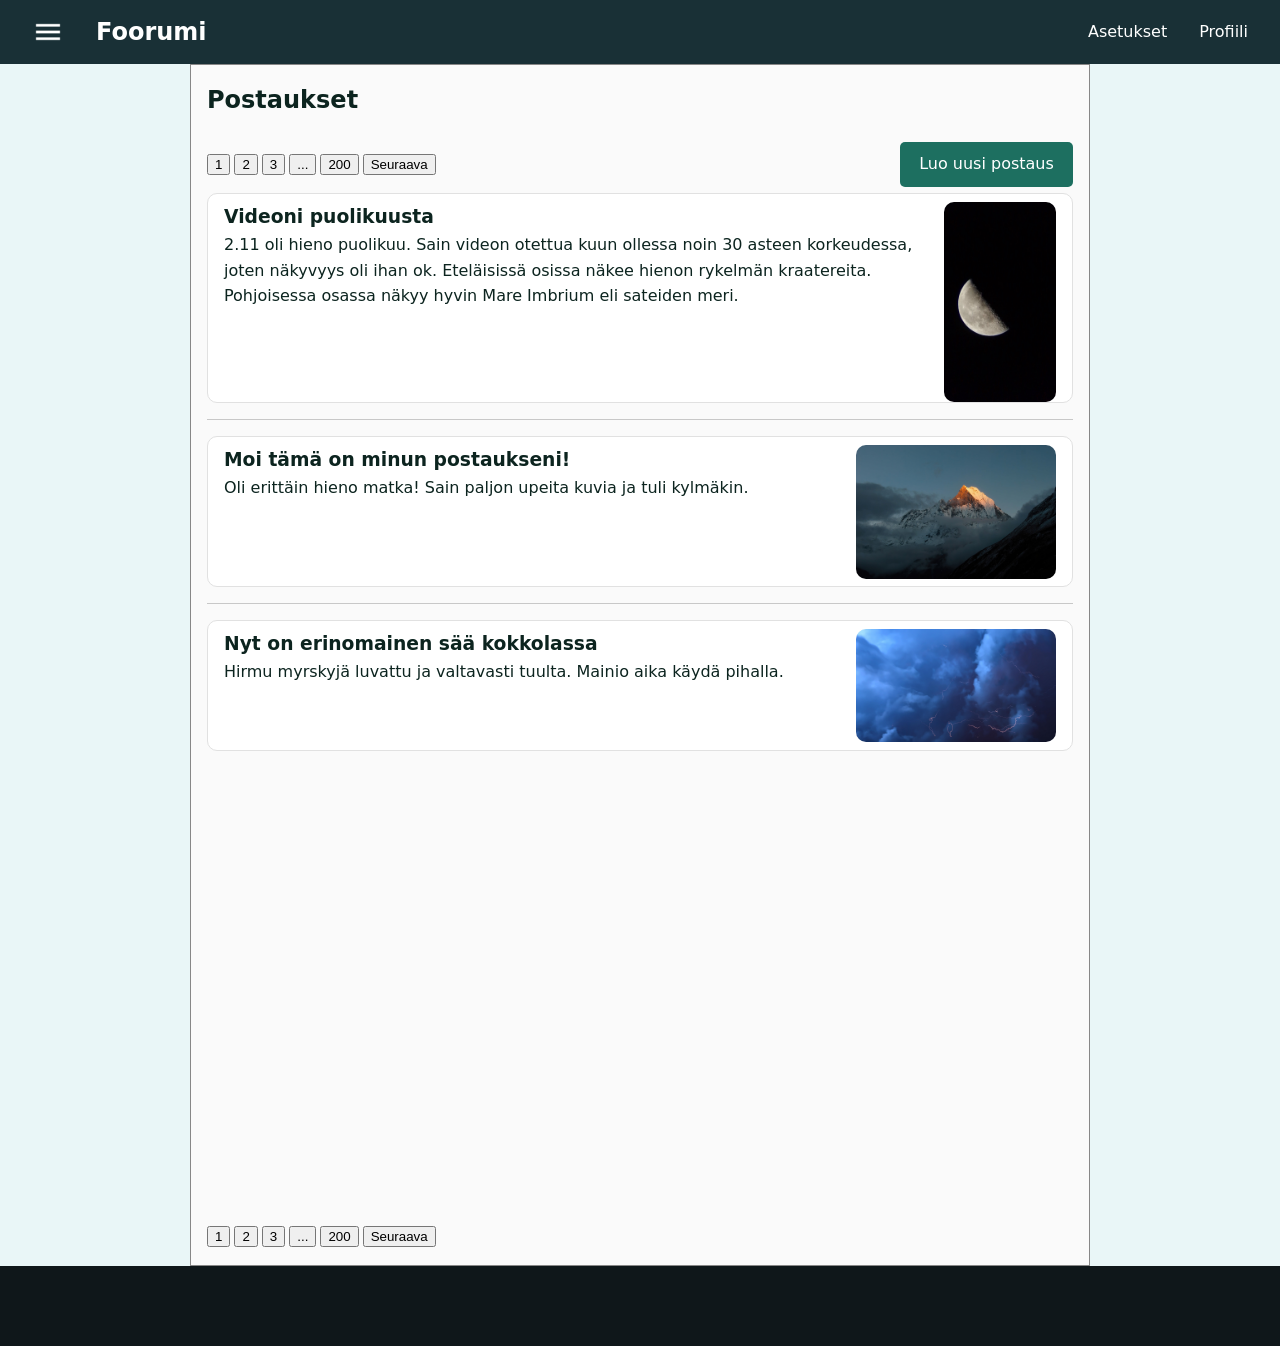
<file: index.html>
<!DOCTYPE html>
<html lang="fi">

<head>
    <link rel="stylesheet" href="css/style.css">
    <meta charset="UTF-8">
    <meta name="viewport" content="width=device-width, initial-scale=1.0">
    <title>Foorumi</title>
</head>

<aside class="sidebar closed" id="sidebar">
    <article>
        <h2>sivu palkki nopeat etsintä työkalut</h2>
        <ul>
            <li><a>Uusimmat ensin</a></li>
            <li><a>Tykätyin ensin</a></li>
            <li><a>Aktiivisin ensin</a></li>
        </ul>
    </article>
    <article>
        <h2>sivu palkki etsintä työkalut</h2>
        <label for="keywords">Avainsanat</label>
        <input id="keywords" type="text">
        <button>Etsi</button>
    </article>
</aside>

<body>
    <header class="body-header">
        <nav>
            <button class="navbar-button sidebar-button hover-button" id="sidebar-toggle-btn">
                <img src="images/icons/menu.png" alt="Sidebar opening button" class="menu-icon" width="20" height="20" id="sidebar-toggle-icon">
            </button>

            <h1 class="navbar-button">
                <a href="index.html" >Foorumi</a>
            </h1>
        </nav>
        <nav>
            <a href="index.html" class="navbar-button hover-button" >Asetukset</a>
            <a href="profile.html" class="navbar-button hover-button">Profiili</a>
        </nav>
    </header>
    <main class="main-content">
        <section class="posts-section">
            <div class="posts-top">
                <h2 class="posts-title">Postaukset</h2>
                <nav class="picker-bar">
                    <ul class="page-picker">
                        <li><button>1</button></li>
                        <li><button>2</button></li>
                        <li><button>3</button></li>
                        <li><button>...</button></li>
                        <li><button>200</button></li>
                        <li><button>Seuraava</button></li>
                    </ul>
                    <a href="create_post.html" class="btn hover-button-alt">Luo uusi postaus</a>
                </nav>
            </div>

            <div class="post-container">
                <a href="post.html">
                    <article class="post">
                        <div>
                            <h3>Videoni puolikuusta</h3>
                            <p>2.11 oli hieno puolikuu. Sain videon otettua kuun ollessa noin 30 asteen korkeudessa, joten näkyvyys oli ihan ok. Eteläisissä osissa näkee hienon rykelmän kraatereita. Pohjoisessa osassa näkyy hyvin Mare Imbrium eli sateiden meri.</p>
                        </div>
                        <div>
                            <img src="images/post_videos/thumbnails/puolikuu_thumbnail.jpg" class="post-thumbnail-image" alt="Kuva puolikuusta" width="200" height="200">
                        </div>

                    </article>
                </a>
                <hr>
                <a href="post.html">
                    <article class="post">
                        <div>
                            <h3>Moi tämä on minun postaukseni!</h3>
                            <p>Oli erittäin hieno matka! Sain paljon upeita kuvia ja tuli kylmäkin.</p>
                        </div>
                        <div>
                            <img src="images/post_images/mountains.jpg" class="post-thumbnail-image" alt="Pilvien takana olevia vuoristoja" width="200" height="200">
                        </div>

                    </article>
                </a>
                <hr>
                <a href="post.html">
                    <article class="post">
                        <div>
                            <h3>Nyt on erinomainen sää kokkolassa</h3>
                            <p>Hirmu myrskyjä luvattu ja valtavasti tuulta. Mainio aika käydä pihalla.</p>
                        </div>
                        <div>
                            <img src="images/post_images/storm.jpg" class="post-thumbnail-image" alt="Myrskypilviä" width="200" height="200">
                        </div>

                    </article>
                </a>
            </div>

            <div class="posts-top">
                <nav>
                    <ul class="page-picker">
                        <li><button>1</button></li>
                        <li><button>2</button></li>
                        <li><button>3</button></li>
                        <li><button>...</button></li>
                        <li><button>200</button></li>
                        <li><button>Seuraava</button></li>
                    </ul>
                </nav>
            </div>

        </section>
    </main>
    <footer>

    </footer>

    <script src="script.js"></script>
</body>

</html>
</file>
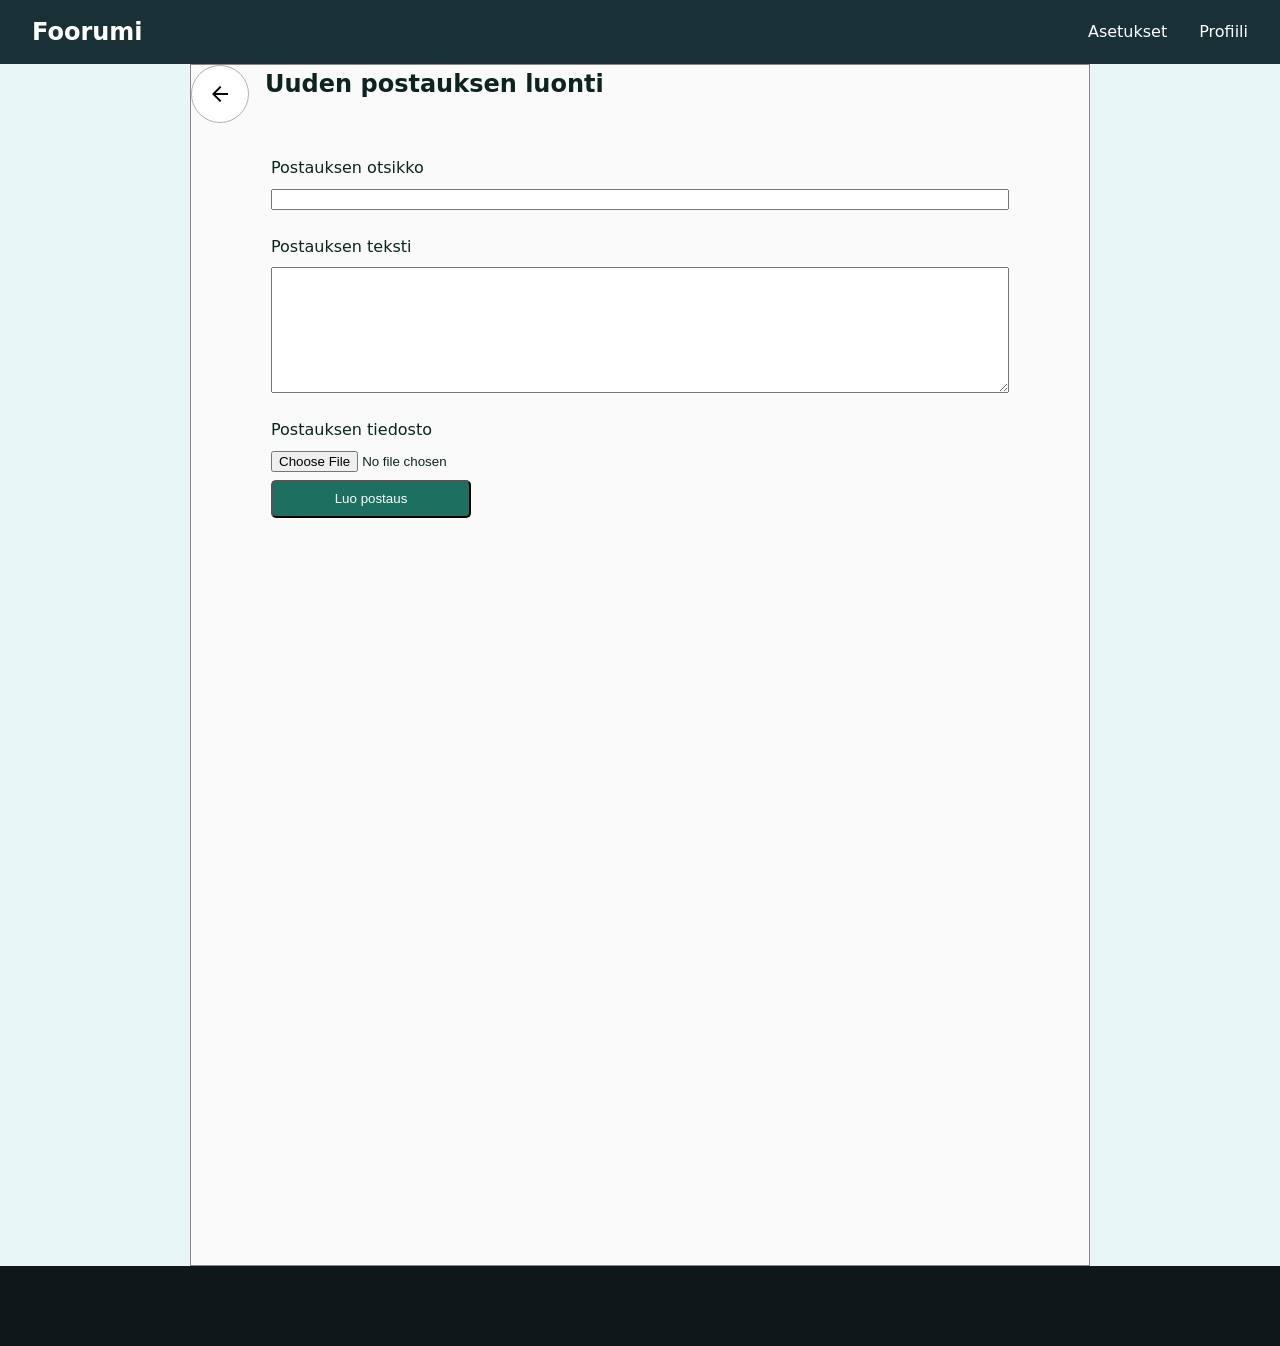
<file: create_post.html>
<!DOCTYPE html>
<html lang="fi">

<head>
    <link rel="stylesheet" href="css/style.css">
    <meta charset="UTF-8">
    <meta name="viewport" content="width=device-width, initial-scale=1.0">
    <title>Foorumi</title>
</head>

<body>
    <header class="body-header">
        <nav>
            <h1 class="navbar-button">
                <a href="index.html" >Foorumi</a>
            </h1>
        </nav>
        <nav>
            <a href="index.html" class="navbar-button hover-button" >Asetukset</a>
            <a href="profile.html" class="navbar-button hover-button">Profiili</a>
        </nav>
    </header>
    <main class="main-content">
        <section class="create-post-section">
            <div class="create-post-top">
                <a href="index.html" class="back-btn hover-button"><img src="images/icons/back.png" alt="" width="24" height="24"></a>
                <h2>Uuden postauksen luonti</h2>
            </div>

            <form action="/submit" method="post" class="create-post-form">
                <label for="title">Postauksen otsikko</label>
                <input type="text" id="title" name="post-title" required>
                    
                <label for="message">Postauksen teksti</label>
                <textarea id="message" name="message" rows="8"></textarea>

                <label for="file">Postauksen tiedosto</label>
                <input type="file" id="file" name="file">

                <button type="submit" class="btn hover-button-alt">Luo postaus</button>
            </form>
        </section>
    </main>
    <footer>

    </footer>
</body>
</html>
</file>
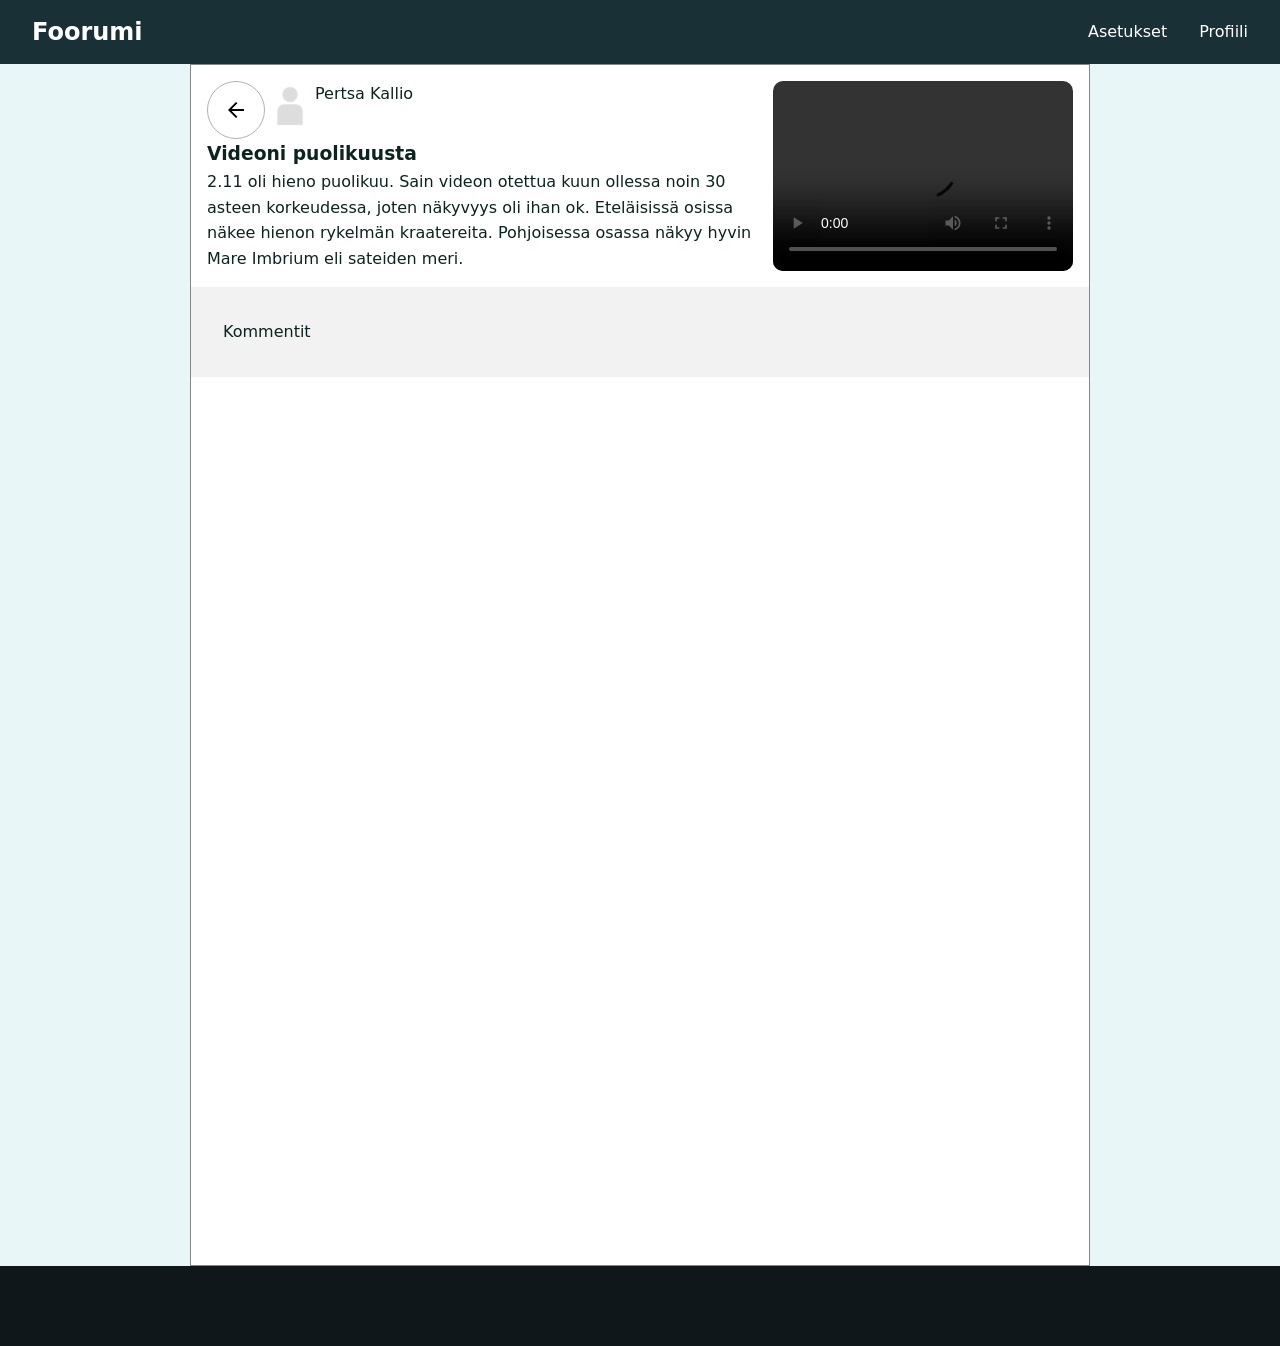
<file: post.html>
<!DOCTYPE html>
<html lang="fi">

<head>
    <link rel="stylesheet" href="css/style.css">
    <meta charset="UTF-8">
    <meta name="viewport" content="width=device-width, initial-scale=1.0">
    <title>Foorumi</title>
</head>

<body>
    <header class="body-header">
        <nav>
            <h1 class="navbar-button">
                <a href="index.html" >Foorumi</a>
            </h1>
        </nav>
        <nav>
            <a href="index.html" class="navbar-button hover-button" >Asetukset</a>
            <a href="profile.html" class="navbar-button hover-button">Profiili</a>
        </nav>
    </header>
    <main class="main-content">
        <section class="profile-section">
            <article class="post-header">
                <div class="post-content">
                    <div class="post-top-content">
                        <a href="index.html" class="back-btn hover-button"><img src="images/icons/back.png" alt="" width="24" height="24"></a>
                        <img src="images/profile_pictures/empty_profile.png" class="post-profile-picture" alt="" width="50" height="50">
                        <p>Pertsa Kallio</p>
                    </div>
                    <h1>Videoni puolikuusta</h1>
                    <p>2.11 oli hieno puolikuu. Sain videon otettua kuun ollessa noin 30 asteen korkeudessa, joten näkyvyys oli ihan ok. Eteläisissä osissa näkee hienon rykelmän kraatereita. Pohjoisessa osassa näkyy hyvin Mare Imbrium eli sateiden meri.</p>
                </div>
                
                <video class="post-video" controls width="400" height="600">
                    <source src="images/post_videos/videos/puolikuu.mp4" type="video/mp4">

                </video>
            </article>
            <article class="comment-section">
                <p>Kommentit</p>
            </articles>
        </section>
    </main>
    <footer>

    </footer>
</body>
</html>
</file>
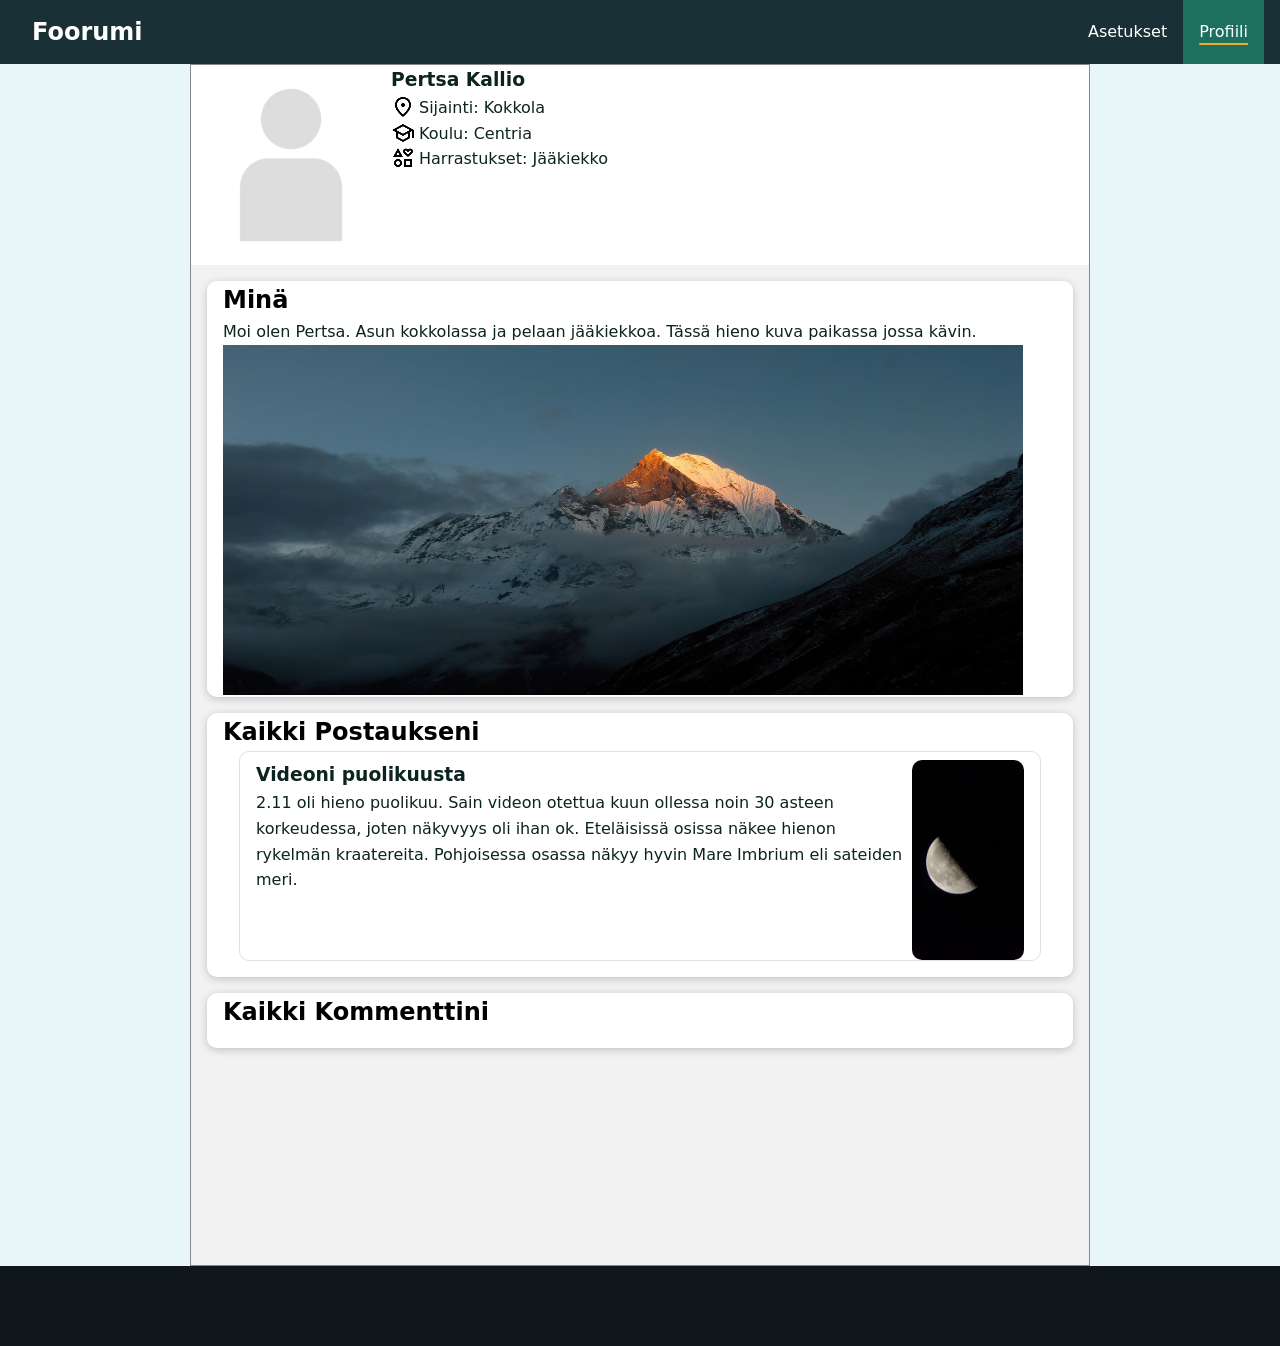
<file: profile.html>
<!DOCTYPE html>
<html lang="fi">

<head>
    <link rel="stylesheet" href="css/style.css">
    <meta charset="UTF-8">
    <meta name="viewport" content="width=device-width, initial-scale=1.0">
    <title>Foorumi</title>
</head>

<body>
    <header class="body-header">
        <nav>
            <h1 class="navbar-button">
                <a href="index.html" >Foorumi</a>
            </h1>
        </nav>
        <nav>
            <a href="index.html" class="navbar-button hover-button" >Asetukset</a>
            <a href="profile.html" class="navbar-button hover-button selected">Profiili</a>
        </nav>
    </header>
    <main class="main-content">
        <section class="profile-section">
            <article class="profile-header">
                <img src="images/profile_pictures/empty_profile.png" class="profile-picture" alt="Käyttäjän profiilikuva" width="50" height="50">
                <div class="profile-header-content">
                    <h1>Pertsa Kallio</h1>
                    <div class="profile-header-text">
                        <div class="profile-header-cell">
                            <img src="images/icons/location.png" alt="Sijainti kuvake" width="24" height="24">
                            <p>Sijainti: Kokkola</p>
                        </div>
                        <div class="profile-header-cell">
                            <img src="images/icons/school.png" alt="Koulu kuvake" width="24" height="24">
                            <p>Koulu: Centria</p>
                        </div>
                        <div class="profile-header-cell">
                            <img src="images/icons/hobbies.png" alt="Harrastukset kuvake" width="24" height="24">
                            <p>Harrastukset: Jääkiekko</p>
                        </div>
                    </div>
                </div>
            </article>
            <div class="profile-main-content">
                <article class="profile-article">
                    <header class="profile-article-header"><h2>Minä</h2></header>
                    <div>
                        <p>Moi olen Pertsa. Asun kokkolassa ja pelaan jääkiekkoa. Tässä hieno kuva paikassa jossa kävin.</p>
                        <img src="images/post_images/mountains.jpg" class="me-section-image" alt="Pilvien takana olevia vuoristoja" width="800" height="350">
                        <p><br>Tässä sitä ollaankin jo pelikentillä! </p>

                        <img src="images/post_images/hockey.jpg" class="me-section-image" alt="Kaksi jääkiekkoilijaa jäällä" width="800" height="350">
                        
                        <hr>
                        <p>Tässä on ensiviikon ruokalista. Merkitsin hyviltä kuulostavat ruuat.</p>
                        <table>
                            <tr>
                                <th>Ateria</th>
                                <th>Maanantai</th>
                                <th>Tiistai</th>
                                <th>Keskiviikko</th>
                                <th>Torstai</th>
                                <th>Perjantai</th>
                            </tr>
                            <tr>
                                <th>Vegaani Lounas</th>
                                <td>Tomaatteja ja täysjyväkauraa</td>
                                <td>Munakoisoa ja limejogurttia</td>
                                <td>Kasvistäytteiset tortillat</td>
                                <td>Paahdettua parsakaalia ja perunaa</td>
                                <td>Pasta Bolognese jauhismurusta</td>
                            </tr>
                            <tr>
                                <th>Lounas</th>
                                <td class="highlight">Juustoista uunikalaa</td>
                                <td class="highlight">Broilerikebab ja riisiä</td>
                                <td class="highlight">Tonnikala-perunavuokaa</td>
                                <td class="highlight">Chili-broileripataa riisillä</td>
                                <td class="highlight">Liha-makaronilaatikko</td>
                            </tr>
                            <tr>
                                <th>Keittolounas</th>
                                <td>Palsternakkasosekeittoa</td>
                                <td class="highlight">Harissa-kikhernekeittoa</td>
                                <td>Bataattisosekeittoa</td>
                                <td>Punajuurisosekeittoa</td>
                                <td>Kukkakaali-parsakaalikeittoa</td>
                            </tr>
                            <tr>
                                <th>Lounaspatonki</th>
                                <td>Täytetty patonki</td>
                                <td>Täytetty patonki</td>
                                <td>Täytetty lounas</td>
                                <td>-</td>
                                <td>-</td>
                            </tr>
                            <tr>
                                <th>Jälkiruoka</th>
                                <td>Ananasrahkaa</td>
                                <td class="highlight">Capuccinomoussea</td>
                                <td>Puolukko-piparirahkaa</td>
                                <td class="highlight">Sitruuna-salmiakkivaahto</td>
                                <td class="highlight">Marjapiirakka</td>
                            </tr>
                        </table>
                    </div>



                </article>
                <article class="profile-article">
                    <header class="profile-article-header"><h2>Kaikki Postaukseni</h2></header>
                    <div class="post-container">
                        <a href="post.html">
                            <article class="post">
                                <div>
                                    <h3>Videoni puolikuusta</h3>
                                    <p>2.11 oli hieno puolikuu. Sain videon otettua kuun ollessa noin 30 asteen korkeudessa, joten näkyvyys oli ihan ok. Eteläisissä osissa näkee hienon rykelmän kraatereita. Pohjoisessa osassa näkyy hyvin Mare Imbrium eli sateiden meri.</p>
                                </div>
                                <div>
                                    <img src="images/post_videos/thumbnails/puolikuu_thumbnail.jpg" class="post-thumbnail-image" alt="Kuva puolikuusta" width="200" height="200">
                                </div>

                            </article>
                        </a>
                    </div>
                </article>
                <article class="profile-article">
                    <header class="profile-article-header"><h2>Kaikki Kommenttini</h2></header>
                    <div>

                    </div>
                </article>
            </div>
        </section>
    </main>
    <footer>

    </footer>
</body>
</html>
</file>
<file: css/style.css>
h1,h2,h3,h4,h5,p, img{
    margin:0;
}
a{
    color: inherit;     
    text-decoration: none;
}
ul {
    padding:0;
    list-style:none;
}
table{
    border-collapse:collapse;
}
td{
    text-align:center;
    vertical-align:center;
    border:1px solid black;
}
th{
    border:1px solid black;
    font-weight:bold;
}

.highlight{
    background-color:greenyellow
}



body{
    padding:0px;
    margin:0px;
    background-color:#e9f6f7;
    font-family: system-ui, -apple-system, "Segoe UI", Roboto, sans-serif;
    line-height:1.6;
}

label {
    margin-top:1rem;
}
.body-header {
    position:sticky;
    top:0;
    z-index:50;
    display:flex;
    justify-content: space-between;
    background-color:#193036;
    margin:0;
    padding-inline: 1rem;
    min-height:4rem;
    color:#eef2fa;
}
.main-index {
    display : grid;
    grid-template-columns: 250px 1fr;
    gap: 1.5rem;
    max-width: 1100px;
    margin-inline:auto;
    align-items: start;
    margin-top:1rem;
    color:#0c241f;

}

.sidebar {
    box-sizing:border-box;
    padding:1rem;
    position:fixed;
    top:4rem;
    left:0;
    bottom:0;
    width: max(220px, calc((100vw - 900px) / 2));
    z-index:1;
    background:white;
    border-right:solid 1px rgb(200, 200, 200);

    transform: translateX(0);
    transition: transform 0.25s ease;
}
.sidebar.closed{
    transform: translateX(-100%);
    transition: transform 0.25s ease, visibility 0s linear 0.25s;
    visibility: hidden;
}
.create-post-section{
    background-color:#fafafa;
    min-height: 1200px;
    border: 1px solid rgb(135, 135, 135);
}
.create-post-top{
    display:flex;
    flex-direction:row;
    gap:1rem;
}

.create-post-form{
    display:flex;
    flex-direction:column;
    gap:0.5rem;
    padding:1rem 5rem;
}

.posts-section{
    display:flex;
    flex-direction:column;
    background-color:#fafafa;
    min-height: 1200px;
    border: 1px solid rgb(135, 135, 135);
}
.posts-section > :last-child{
    margin-top:auto;
}

.btn {
    display: inline-block;
    padding: 0.6rem 1.2rem;
    background-color:rgb(29, 111, 96);
    color: white;
    text-decoration: none;
    border-radius: 5px;
    cursor: pointer;
    max-width:200px;
}

.back-btn {
    display: inline-block;
    padding: 1rem 1rem;
    background-color:rgb(255, 255, 255);
    color: white;
    text-decoration: none;
    border-radius: 100px;
    border: 1px solid rgb(177, 177, 177);
    cursor: pointer;
}

.back-btn img{
    display:block;
}


footer {
    position:relative;
    background-color:#0f171a;
    min-height:80px;
    z-index:100;
}
.page-picker {
    display:flex;
    gap: 0.25rem;
    justify-content: left;

}
.picker-bar{
    display:flex;
    justify-content:space-between;
    align-items:center;
    gap:1rem;
}

.posts-title{
    margin:1rem;
    margin-left:0px;
}
.posts-top {
    padding-inline:1rem;
}


.post-container{
    display:flex;
    gap:1rem;
    flex-direction:column;
}
.post {
    border:1px solid rgb(225,225,225);
    background-color:white;
    border-radius:10px;
    min-height:3rem;
    padding-inline:1rem;
    padding-top:0.5rem;
    display:flex;
    max-height:200px;
    justify-content:space-between;
    margin: 0 1rem;
}
hr{
    border:none;
    height:1px;
    background:rgb(200,200,200);
    margin:0 1rem;
}
.post-thumbnail-image{
    max-width: 200px;
    max-height:200px;
    height: auto;
    width:auto;
    border-radius: 10px;
}

.post:hover{
    background-color: rgb(240,240,240);
}


header nav {
    color: white;
    display: flex;
    justify-content: space-between;
    align-items: stretch;
}

.menu-icon {
    width: 32px;
    height:32px;
}

.sidebar-button{
    background-color:inherit;
    border:none;
}

.sidebar-button:hover{
    cursor:pointer;
}

.navbar-button{
    display: flex;
    align-items: center;
    padding: 0 1rem;
}

.hover-button:hover{
    background-color:rgb(29, 111, 96);
}

.hover-button-alt:hover{
    background-color:rgb(28, 66, 59);
}

.selected{
    text-decoration:underline;
    text-decoration-color:rgb(244, 168, 46);
    text-decoration-thickness: 2px;
    text-underline-offset:6px;
    background-color:rgb(29, 111, 96);
}

.main-content {
    max-width: 900px;
    margin-inline:auto;
    color:#0c241f;
}
.profile-section{
    display:flex;
    flex-direction:column;
    background-color:#ffffff;
    min-height: 1200px;
    border: 1px solid rgb(135, 135, 135)
}

.profile-header {
    display: flex;
}

.profile-header-content {
    flex: 1;
    contain: size;          
    display: flex;
    flex-direction: column; 
    overflow: hidden;
}
    


.profile-header-text{
    flex: 1;                
    min-height: 0;            
    display: flex;
    flex-direction: column;   
    flex-wrap: wrap;          
    align-content: flex-start;
    align-items: flex-start;
    overflow-x: auto;

}
.profile-header-cell{
    display: flex;
    align-items:flex-start;
    margin-right:1rem;
    padding:0;
    gap:0.25rem;
}

.profile-picture{
    height:200px;
    width:200px;
}

.profile-main-content{
    background-color:#f2f2f2;
    height:1000px;
}

.profile-article{
    margin:1rem;
    background-color:white;
    border-radius:10px;
    padding: 0 1rem 1rem 1rem;
    max-height: 400px;
    overflow-y: scroll;
    box-shadow: 0 2px 8px rgba(0, 0, 0, 0.2);
}


.profile-article-header{
    position:sticky;
    background-color:white;
    color:black;
    z-index: 10;
    top:0;
    scrollbar-width: thin;
}


.me-section-image{
    max-width: 100%;
    max-height:350px;
}

.post-header{
    display:flex;
    justify-content:space-between;
    padding:1rem;
}

.post-image{
    max-width:400px;
    max-height:400px;
    height:auto;
    width:auto;
    border-radius:10px;
}

.post-video{
    max-width:400px;
    max-height:600px;
    height:auto;
    width:auto;
    border-radius:10px;
}



.post-top-content{
    display:flex;

}

.post-profile-picture{
    max-width:50px;
    max-height:50px;
    height: auto;
    width:auto;
}

.comment-section{
    padding:2rem;
    background-color:#f2f2f2;
}
</file>
